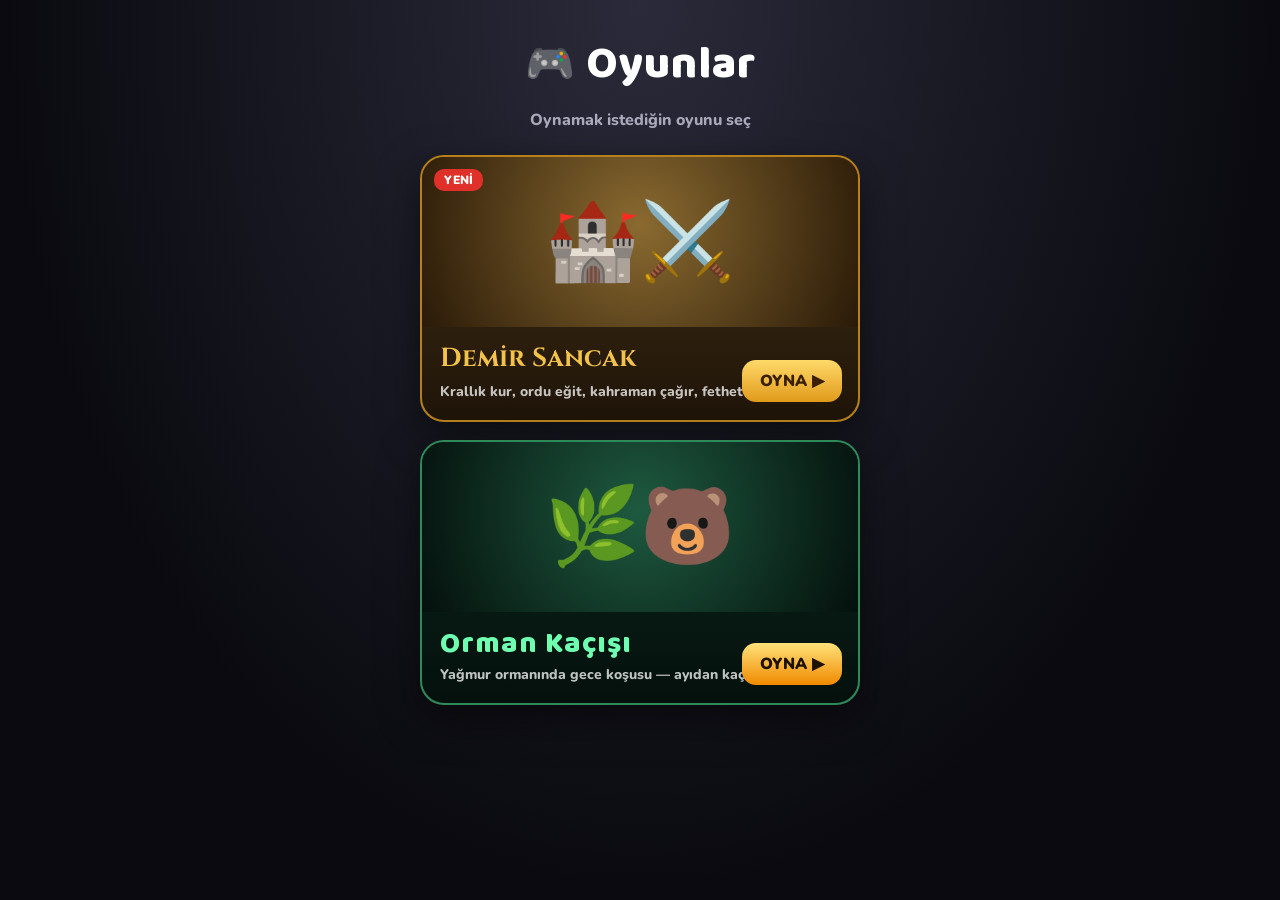
<file: index.html>
<!DOCTYPE html>
<html lang="tr">
<head>
<meta charset="utf-8">
<meta name="viewport" content="width=device-width, initial-scale=1, viewport-fit=cover">
<meta name="theme-color" content="#120c06">
<title>Oyunlar</title>
<link rel="preconnect" href="https://fonts.googleapis.com">
<link rel="preconnect" href="https://fonts.gstatic.com" crossorigin>
<link href="https://fonts.googleapis.com/css2?family=Cinzel:wght@900&family=Nunito:wght@800;900&display=swap" rel="stylesheet">
<style>
/* Lilita One'da İ ı Ğ ğ Ş ş yok (başka yazı tipine düşüp bozuk görünüyordu): aynı adla Baloo 2 ExtraBold, Lilita ölçülerine uyarlandı */
@font-face { font-family: 'Lilita One'; font-display: swap; src: url('krallik/assets/fonts/baloo2-800-latin-ext.woff2') format('woff2'); unicode-range: U+0100-02BA, U+02BD-02C5, U+02C7-02CC, U+02CE-02D7, U+02DD-02FF, U+0304, U+0308, U+0329, U+1E00-1E9F, U+20A0-20AB, U+20AD-20C4; size-adjust: 112%; ascent-override: 91%; descent-override: 23%; line-gap-override: 0%; }
@font-face { font-family: 'Lilita One'; font-display: swap; src: url('krallik/assets/fonts/baloo2-800-latin.woff2') format('woff2'); unicode-range: U+0000-00FF, U+0131, U+0152-0153, U+02BB-02BC, U+02C6, U+02DA, U+02DC, U+2000-206F, U+20AC, U+2122, U+2191, U+2193, U+2212, U+2215, U+FEFF, U+FFFD; size-adjust: 112%; ascent-override: 91%; descent-override: 23%; line-gap-override: 0%; }

  * { box-sizing: border-box; }
  body { margin: 0; min-height: 100vh; font-family: 'Nunito', sans-serif; color: #fff; background: radial-gradient(ellipse at 50% 0%, #2a2a3a, #0a0a10 70%);
    display: flex; flex-direction: column; align-items: center; padding: max(28px, env(safe-area-inset-top)) 16px 28px; gap: 18px; }
  h1 { margin: 8px 0 4px; font-family: 'Lilita One', sans-serif; font-weight: 400; font-size: 40px; letter-spacing: 1px; }
  p.sub { margin: 0 0 6px; color: #aab; font-weight: 800; }
  a.card { display: block; width: 100%; max-width: 440px; border-radius: 24px; overflow: hidden; text-decoration: none; color: #fff; position: relative;
    box-shadow: 0 14px 40px rgba(0,0,0,.5); transition: transform .12s; }
  a.card:active { transform: scale(.98); }
  .art { height: 170px; display: grid; place-items: center; font-size: 76px; }
  .info { padding: 14px 18px 18px; }
  .info h2 { margin: 0 0 4px; font-size: 26px; }
  .info span { color: rgba(255,255,255,.75); font-weight: 800; font-size: 14px; }
  .play { position: absolute; right: 16px; bottom: 18px; padding: 10px 18px; border-radius: 14px; font-weight: 900; }
  .ds { background: linear-gradient(180deg, #4a3418, #1e1408); border: 2px solid #b8801c; }
  .ds .art { background: radial-gradient(circle at 50% 40%, #8a6a30, #2a1a08); }
  .ds h2 { font-family: 'Cinzel', serif; color: #f3c24a; }
  .ds .play { background: linear-gradient(180deg, #ffd96a, #e09a1a); color: #3a2000; }
  .ok { background: linear-gradient(180deg, #0e2a22, #04100c); border: 2px solid #2f8a5a; }
  .ok .art { background: radial-gradient(circle at 50% 40%, #1e5a40, #04100c); }
  .ok h2 { font-family: 'Lilita One', sans-serif; font-weight: 400; color: #6fffb0; letter-spacing: 1px; }
  .ok .play { background: linear-gradient(180deg, #ffe27a, #f08a00); color: #1d1100; }
  .new { position: absolute; top: 12px; left: 12px; background: #e0302a; padding: 3px 10px; border-radius: 10px; font-weight: 900; font-size: 12px; }
</style>
</head>
<body>
  <h1>🎮 Oyunlar</h1>
  <p class="sub">Oynamak istediğin oyunu seç</p>
  <a class="card ds" href="krallik/">
    <span class="new">YENİ</span>
    <div class="art">🏰⚔️</div>
    <div class="info"><h2>Demir Sancak</h2><span>Krallık kur, ordu eğit, kahraman çağır, fethet</span></div>
    <span class="play">OYNA ▶</span>
  </a>
  <a class="card ok" href="orman-kacisi/">
    <div class="art">🌿🐻</div>
    <div class="info"><h2>Orman Kaçışı</h2><span>Yağmur ormanında gece koşusu — ayıdan kaç!</span></div>
    <span class="play">OYNA ▶</span>
  </a>
</body>
</html>
</file>
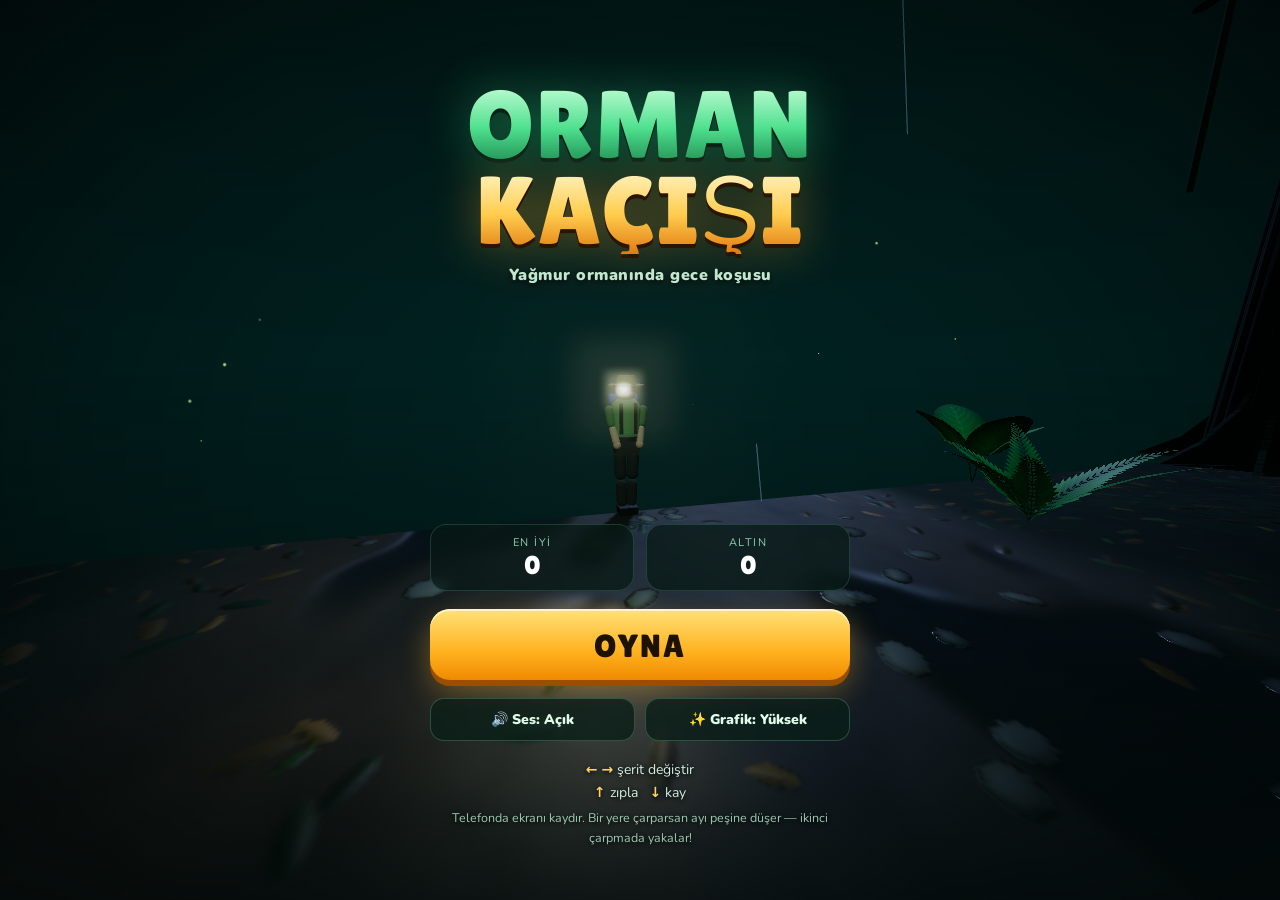
<file: orman-kacisi/index.html>
<!DOCTYPE html>
<html lang="tr">
<head>
<meta charset="utf-8">
<meta name="viewport" content="width=device-width, initial-scale=1, maximum-scale=1, user-scalable=no, viewport-fit=cover">
<meta name="theme-color" content="#050d0b">
<meta name="mobile-web-app-capable" content="yes">
<meta name="apple-mobile-web-app-capable" content="yes">
<meta name="apple-mobile-web-app-status-bar-style" content="black-translucent">
<meta name="apple-mobile-web-app-title" content="Orman Kaçışı">
<title>Orman Kaçışı</title>
<link rel="manifest" href="manifest.json">
<link rel="icon" href="icon.svg" type="image/svg+xml">
<link rel="apple-touch-icon" href="icon.svg">
<link rel="preconnect" href="https://fonts.googleapis.com">
<link rel="preconnect" href="https://fonts.gstatic.com" crossorigin>
<link href="https://fonts.googleapis.com/css2?family=Lilita+One&family=Nunito:wght@700;900&display=swap" rel="stylesheet">
<link rel="stylesheet" href="style.css">
<script type="importmap">
{ "imports": { "three": "../lib/three.module.min.js", "three/addons/": "../lib/jsm/" } }
</script>
</head>
<body>
<canvas id="game"></canvas>

<!-- Yükleniyor -->
<div id="loading" class="screen show">
  <div class="loader-leaf"></div>
  <p>Orman hazırlanıyor…</p>
</div>

<!-- Oyun içi HUD -->
<div id="hud" class="hidden">
  <div class="hud-top">
    <div class="hud-left">
      <div class="pill score"><span id="score">0</span></div>
      <div class="pill mult" id="multPill">x<span id="mult">1</span></div>
    </div>
    <div class="hud-right">
      <div class="pill coins"><i class="coin-ico"></i><span id="coins">0</span></div>
      <button id="pauseBtn" class="icon-btn" aria-label="Duraklat">❚❚</button>
    </div>
  </div>
  <div id="powerups"></div>
  <div id="bearWarn" class="bear-warn">🐻 AYI PEŞİNDE!</div>
  <div id="toast" class="toast"></div>
  <div id="tutorial" class="tutorial"></div>
</div>

<!-- Ana menü -->
<div id="menu" class="screen">
  <div class="menu-inner">
    <div class="title-wrap">
      <h1 class="title"><span>ORMAN</span><span>KAÇIŞI</span></h1>
      <p class="subtitle">Yağmur ormanında gece koşusu</p>
    </div>
    <div class="stats">
      <div><small>EN İYİ</small><b id="bestMenu">0</b></div>
      <div><small>ALTIN</small><b id="bankMenu">0</b></div>
    </div>
    <button id="playBtn" class="big-btn">OYNA</button>
    <div class="row-btns">
      <button id="soundBtn" class="small-btn">🔊 Ses: Açık</button>
      <button id="qualityBtn" class="small-btn">✨ Grafik: Yüksek</button>
    </div>
    <div class="howto">
      <div><b>←  →</b> şerit değiştir</div>
      <div><b>↑</b> zıpla &nbsp; <b>↓</b> kay</div>
      <div class="dim">Telefonda ekranı kaydır. Bir yere çarparsan ayı peşine düşer — ikinci çarpmada yakalar!</div>
    </div>
  </div>
</div>

<!-- Duraklatıldı -->
<div id="pause" class="screen">
  <div class="panel">
    <h2>DURAKLATILDI</h2>
    <button id="resumeBtn" class="big-btn">DEVAM</button>
    <button id="quitBtn" class="small-btn wide">Ana Menü</button>
  </div>
</div>

<!-- Oyun bitti -->
<div id="over" class="screen">
  <div class="panel">
    <h2 id="overTitle">AYI SENİ YAKALADI!</h2>
    <div class="result">
      <div><small>SKOR</small><b id="finalScore">0</b></div>
      <div><small>ALTIN</small><b id="finalCoins">0</b></div>
      <div><small>MESAFE</small><b id="finalDist">0 m</b></div>
    </div>
    <div id="newBest" class="new-best">YENİ REKOR!</div>
    <div class="best-line">En iyi: <b id="bestOver">0</b></div>
    <button id="retryBtn" class="big-btn">TEKRAR OYNA</button>
    <button id="menuBtn" class="small-btn wide">Ana Menü</button>
  </div>
</div>

<div id="rotate" class="rotate-hint">Daha iyi deneyim için telefonu dik tut 📱</div>

<script type="module" src="game.js"></script>
</body>
</html>
</file>
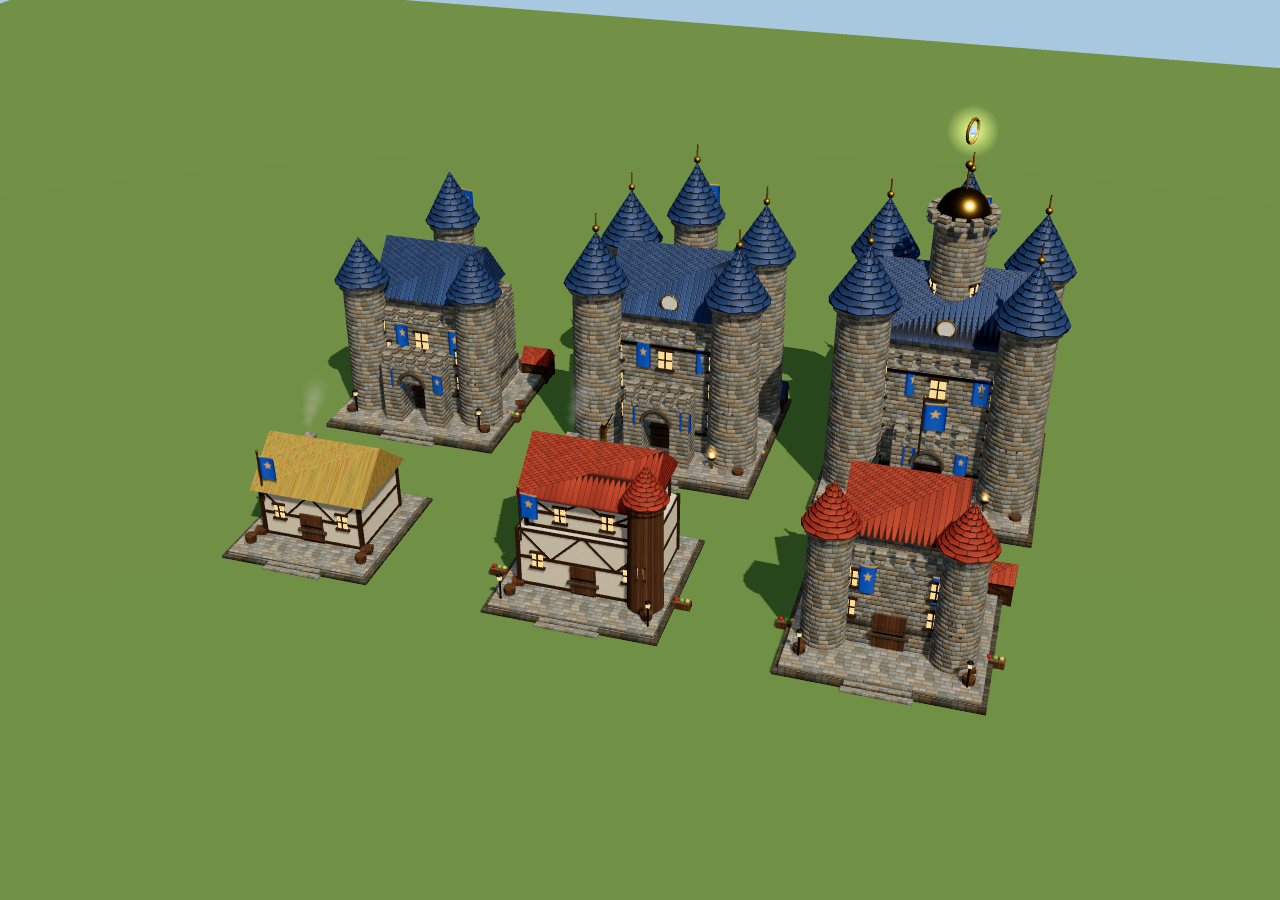
<file: krallik/bprev.html>
<!DOCTYPE html><html><head><meta charset="utf-8"><style>body{margin:0}</style>
<script type="importmap">{ "imports": { "three": "../lib/three.module.min.js", "three/addons/": "../lib/jsm/" } }</script></head><body><script type="module">
import * as THREE from 'three'; import { createBuilding } from './js/buildings.js';
const q = new URLSearchParams(location.search), key = q.get('k') || 'townhall', lv = (q.get('l') || '1,3,5,7,9,10').split(',').map(Number);
const r = new THREE.WebGLRenderer({ antialias: true }); r.setSize(innerWidth, innerHeight); r.shadowMap.enabled = true; r.toneMapping = THREE.ACESFilmicToneMapping; r.outputColorSpace = THREE.SRGBColorSpace; document.body.appendChild(r.domElement);
const s = new THREE.Scene(); s.background = new THREE.Color(0xa8c8e0); s.add(new THREE.HemisphereLight(0xdfefff, 0x6a5a3a, 1.1));
const sun = new THREE.DirectionalLight(0xfff0d8, 2.6); sun.position.set(20, 40, 25); sun.castShadow = true; sun.shadow.mapSize.set(2048, 2048); Object.assign(sun.shadow.camera, { left: -40, right: 40, top: 40, bottom: -40 }); s.add(sun);
const g = new THREE.Mesh(new THREE.PlaneGeometry(200, 200).rotateX(-Math.PI / 2), new THREE.MeshStandardMaterial({ color: 0x6a8a4a })); g.receiveShadow = true; s.add(g);
const sp = +(q.get('sp') || 14);
lv.forEach((L, i) => { const b = createBuilding(key, L); b.position.set((i % 3 - 1) * sp, 0, Math.floor(i / 3) * -sp); s.add(b); b.userData.update?.(1, 0.016); });
const cam = new THREE.PerspectiveCamera(35, innerWidth / innerHeight, 0.5, 300); cam.position.set(18, 40, 52); cam.lookAt(0, 3, -7);
r.render(s, cam); window.ready = true;
</script></body></html>
</file>
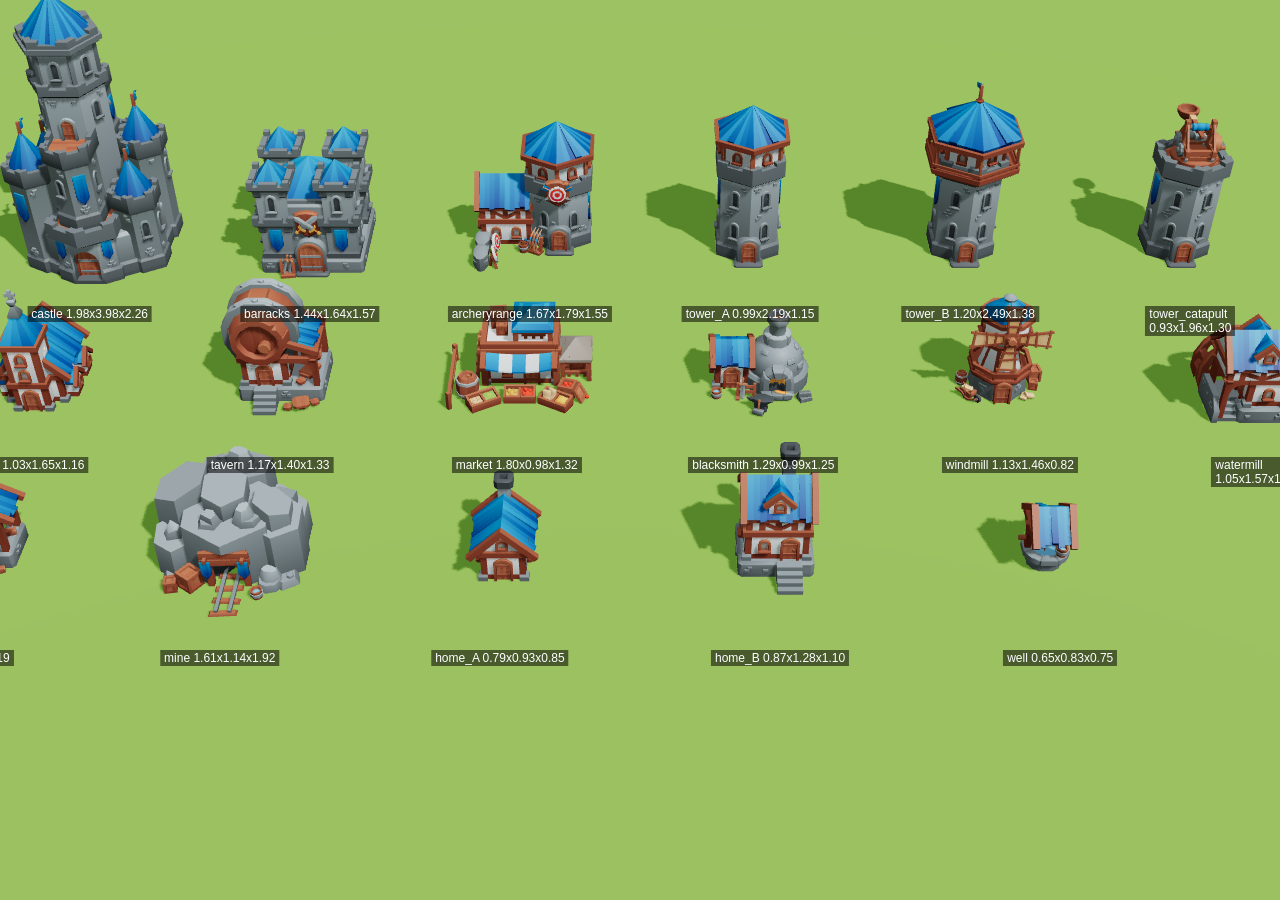
<file: krallik/kkprev.html>
<!DOCTYPE html><html><head><meta charset="utf-8"><style>body{margin:0;font:12px sans-serif}#l{position:fixed;inset:0;pointer-events:none}#l div{position:absolute;color:#fff;background:#0008;padding:1px 4px;transform:translate(-50%,0)}</style>
<script type="importmap">{ "imports": { "three": "../lib/three.module.min.js", "three/addons/": "../lib/jsm/" } }</script></head><body><div id="l"></div><script type="module">
import * as THREE from 'three'; import { GLTFLoader } from 'three/addons/loaders/GLTFLoader.js';
const names = (new URLSearchParams(location.search).get('n') || 'castle,barracks,archeryrange,tower_A,tower_B,tower_catapult,church,tavern,market,blacksmith,windmill,watermill,lumbermill,mine,home_A,home_B,well').split(',');
const r = new THREE.WebGLRenderer({ antialias: true }); r.setSize(innerWidth, innerHeight); r.shadowMap.enabled = true; r.toneMapping = THREE.ACESFilmicToneMapping; r.outputColorSpace = THREE.SRGBColorSpace; document.body.appendChild(r.domElement);
const s = new THREE.Scene(); s.background = new THREE.Color(0x9cc8e8); s.add(new THREE.HemisphereLight(0xffffff, 0x6a7a5a, 1.4));
const sun = new THREE.DirectionalLight(0xffffff, 2.4); sun.position.set(5, 10, 6); sun.castShadow = true; sun.shadow.mapSize.set(2048, 2048); Object.assign(sun.shadow.camera, { left: -15, right: 15, top: 15, bottom: -15 }); s.add(sun);
const g = new THREE.Mesh(new THREE.PlaneGeometry(80, 80).rotateX(-Math.PI / 2), new THREE.MeshStandardMaterial({ color: 0x7fb24a })); g.receiveShadow = true; s.add(g);
const cam = new THREE.PerspectiveCamera(30, innerWidth / innerHeight, 0.1, 200); const cols = 6;
const L = new GLTFLoader(); let n = 0; const items = [];
for (const [i, nm] of names.entries()) {
  const file = nm.includes('/') ? nm : (nm.startsWith('building_') || nm.includes('_') && !['tower_A','tower_B','tower_catapult','home_A','home_B'].includes(nm) ? nm : 'building_' + nm + '_blue');
  L.load('assets/kk/' + (nm.includes('.') ? nm : (['castle','barracks','archeryrange','tower_A','tower_B','tower_catapult','church','tavern','market','blacksmith','windmill','watermill','lumbermill','mine','home_A','home_B','well'].includes(nm) ? 'building_' + nm + '_blue' : nm)) + '.gltf', (gl) => {
    const o = gl.scene; o.traverse((m) => { if (m.isMesh) { m.castShadow = m.receiveShadow = true; } });
    const box = new THREE.Box3().setFromObject(o), sz = box.getSize(new THREE.Vector3());
    o.position.set((i % cols - cols / 2 + 0.5) * 3, 0, Math.floor(i / cols) * 3.2 - 3); s.add(o);
    items.push({ nm: nm + ' ' + sz.x.toFixed(2) + 'x' + sz.y.toFixed(2) + 'x' + sz.z.toFixed(2), p: o.position.clone() });
    if (++n === names.length) done();
  }, undefined, (e) => { console.error(nm, e); if (++n === names.length) done(); });
}
function done() { cam.position.set(0, 13, 17); cam.lookAt(0, 0, 1.5); r.render(s, cam);
  for (const it of items) { const v = it.p.clone().add(new THREE.Vector3(0, -0.2, 1.2)).project(cam); const d = document.createElement('div'); d.textContent = it.nm; d.style.left = ((v.x + 1) / 2 * innerWidth) + 'px'; d.style.top = ((1 - v.y) / 2 * innerHeight) + 'px'; document.getElementById('l').appendChild(d); }
  window.ready = true; }
</script></body></html>
</file>
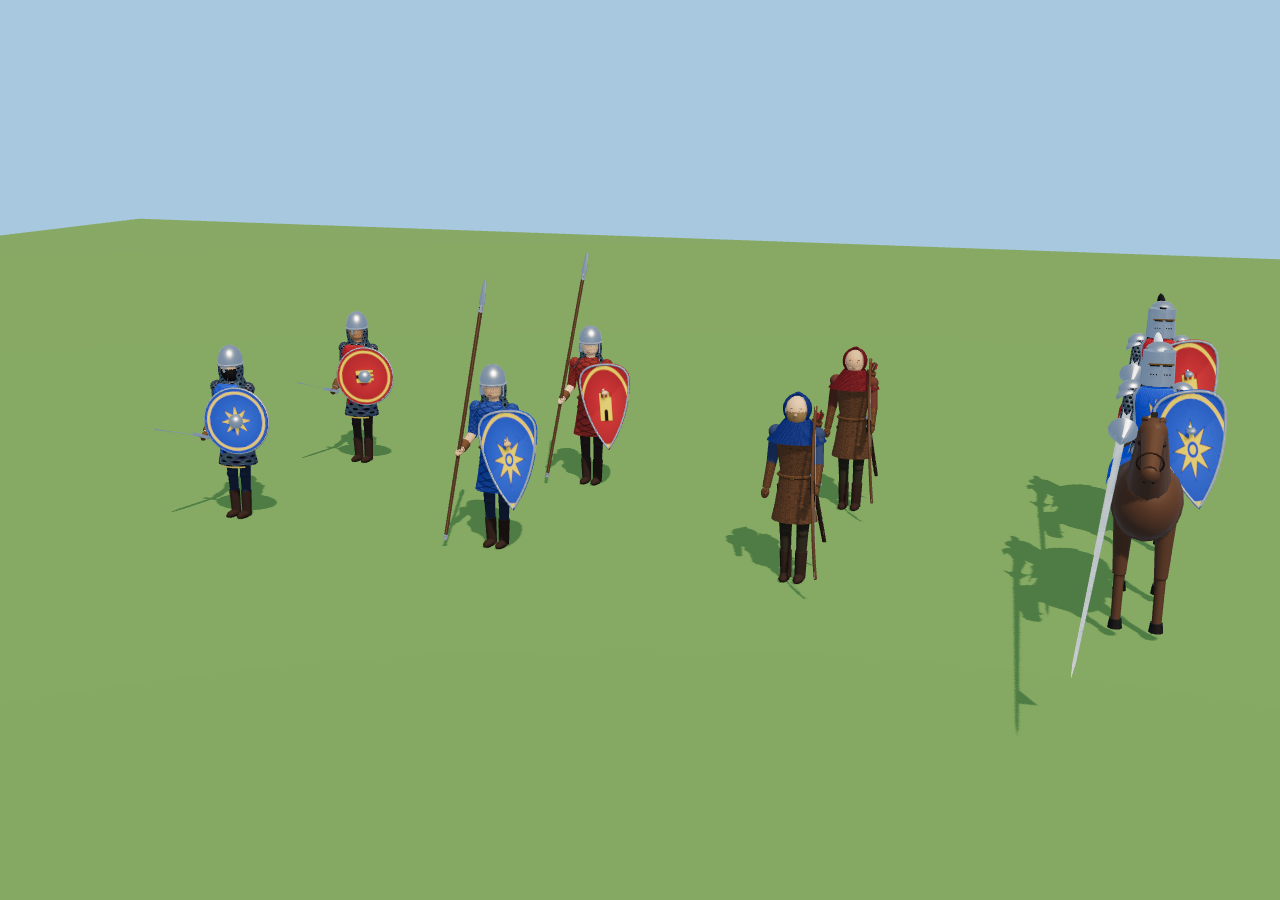
<file: krallik/units-preview.html>
<!DOCTYPE html><html><head><meta charset="utf-8"><title>units preview</title>
<style>body{margin:0;background:#888}canvas{display:block}</style>
<script type="importmap">{ "imports": { "three": "../lib/three.module.min.js", "three/addons/": "../lib/jsm/" } }</script></head>
<body><script type="module">
import * as THREE from 'three';
import { createSoldier, createHero, animateUnit } from './js/units.js';
import { HEROES } from './js/data.js';
const q = new URLSearchParams(location.search);
const r = new THREE.WebGLRenderer({ antialias: true }); r.setSize(innerWidth, innerHeight); r.shadowMap.enabled = true; r.toneMapping = THREE.ACESFilmicToneMapping; r.outputColorSpace = THREE.SRGBColorSpace;
document.body.appendChild(r.domElement);
const s = new THREE.Scene(); s.background = new THREE.Color(0xa8c8e0);
const pm = new THREE.PMREMGenerator(r); const es = new THREE.Scene(); es.add(new THREE.Mesh(new THREE.SphereGeometry(10), new THREE.MeshBasicMaterial({ color: 0x8aa0b8, side: THREE.BackSide }))); const sunm = new THREE.Mesh(new THREE.SphereGeometry(1), new THREE.MeshBasicMaterial({ color: new THREE.Color(6, 6, 5) })); sunm.position.set(4, 6, 5); es.add(sunm); s.environment = pm.fromScene(es, 0.03).texture;
s.add(new THREE.HemisphereLight(0xdfefff, 0x6a5a3a, 1.0));
const sun = new THREE.DirectionalLight(0xfff0d8, 2.6); sun.position.set(4, 8, 6); sun.castShadow = true; sun.shadow.mapSize.set(2048, 2048); Object.assign(sun.shadow.camera, { left: -10, right: 10, top: 10, bottom: -10 }); s.add(sun);
const g = new THREE.Mesh(new THREE.PlaneGeometry(60, 60).rotateX(-Math.PI / 2), new THREE.MeshStandardMaterial({ color: 0x6a8a4a })); g.receiveShadow = true; s.add(g);
const mode = q.get('m') || 'soldiers', state = q.get('s') || 'idle';
const units = [];
if (mode === 'soldiers') {
  ['infantry', 'spearman', 'archer', 'cavalry'].forEach((t, i) => { for (const [k, team] of [[0, 'blue'], [1, 'red']]) { const u = createSoldier(t, team); u.position.set(-4.5 + i * 3, 0, k * -2.5); s.add(u); units.push(u); } });
} else {
  const list = mode === 'heroes5' ? HEROES.slice(0, 7) : HEROES.slice(7);
  list.forEach((h, i) => { const u = createHero(h); u.position.set(-((list.length - 1) * 1.6) / 2 + i * 1.6, 0, h.role === 'cavalry' ? -1.5 : 0); s.add(u); units.push(u); });
}
const cam = new THREE.PerspectiveCamera(35, innerWidth / innerHeight, 0.1, 100);
const yaw = +(q.get('yaw') || 0.35), dist = +(q.get('d') || 13), ty = +(q.get('y') || 1.1), tx = +(q.get('x') || 0);
cam.position.set(tx + Math.sin(yaw) * dist, ty + dist * 0.25, Math.cos(yaw) * dist); cam.lookAt(tx, ty, 0);
let t = 0;
window.step = (n) => { for (let i = 0; i < n; i++) { t += 1 / 30; units.forEach((u, k) => animateUnit(u, state, t + k * 0.3, 1 / 30)); } r.render(s, cam); };
window.step(+(q.get('f') || 20)); window.ready = true;
</script></body></html>
</file>
<file: orman-kacisi/style.css>
* { box-sizing: border-box; -webkit-tap-highlight-color: transparent; }
html, body {
  margin: 0; padding: 0; width: 100%; height: 100%;
  overflow: hidden; background: #040a09; color: #fff;
  font-family: 'Nunito', system-ui, sans-serif;
  touch-action: none; user-select: none; -webkit-user-select: none;
  overscroll-behavior: none;
}
#game { position: fixed; inset: 0; width: 100%; height: 100%; display: block; }
.hidden { display: none !important; }

/* ---------- Ekranlar ---------- */
.screen {
  position: fixed; inset: 0; display: none;
  align-items: center; justify-content: center;
  padding: max(16px, env(safe-area-inset-top)) 16px max(16px, env(safe-area-inset-bottom));
  z-index: 10;
}
.screen.show { display: flex; animation: fadeIn .35s ease; }
@keyframes fadeIn { from { opacity: 0 } to { opacity: 1 } }

#loading { background: radial-gradient(ellipse at 50% 40%, #0f2a22 0%, #040a09 70%); flex-direction: column; gap: 18px; }
#loading p { font-weight: 900; letter-spacing: 1px; color: #9fe8c4; }
.loader-leaf {
  width: 54px; height: 54px; border-radius: 0 50% 0 50%;
  background: linear-gradient(135deg, #5fe39a, #1d7a4c);
  animation: spin 1.1s ease-in-out infinite; box-shadow: 0 0 30px #3fd68a77;
}
@keyframes spin { 50% { transform: rotate(180deg) scale(.8) } 100% { transform: rotate(360deg) } }

#menu { background: linear-gradient(180deg, rgba(3,10,9,.25) 0%, rgba(3,10,9,.05) 40%, rgba(3,10,9,.85) 100%); }
.menu-inner { width: 100%; max-width: 420px; display: flex; flex-direction: column; align-items: center; gap: 18px; margin-top: auto; margin-bottom: 4vh; }
.title-wrap { position: fixed; top: max(9vh, env(safe-area-inset-top)); left: 0; right: 0; text-align: center; pointer-events: none; }
.title {
  font-family: 'Lilita One', 'Nunito', sans-serif; font-weight: 400; margin: 0; line-height: .9;
  display: flex; flex-direction: column; font-size: clamp(54px, 17vw, 96px); letter-spacing: 2px;
}
.title span:first-child {
  background: linear-gradient(180deg, #c9ffd9 0%, #4fe08f 55%, #138a52 100%);
  -webkit-background-clip: text; background-clip: text; color: transparent;
  filter: drop-shadow(0 4px 0 #062016) drop-shadow(0 0 24px #34d17d66);
}
.title span:last-child {
  background: linear-gradient(180deg, #fff6c9 0%, #ffcc4d 55%, #e07b12 100%);
  -webkit-background-clip: text; background-clip: text; color: transparent;
  filter: drop-shadow(0 4px 0 #2a1402) drop-shadow(0 0 24px #ffb23366);
}
.subtitle { margin: 10px 0 0; font-weight: 900; color: #bfe9d4; text-shadow: 0 2px 6px #000; letter-spacing: .5px; }

.stats, .result { display: flex; gap: 12px; width: 100%; }
.stats > div, .result > div {
  flex: 1; text-align: center; padding: 10px 6px; border-radius: 16px;
  background: rgba(8, 26, 21, .72); border: 1px solid rgba(120, 255, 190, .16);
  backdrop-filter: blur(6px); -webkit-backdrop-filter: blur(6px);
}
.stats small, .result small { display: block; font-size: 11px; letter-spacing: 1.5px; color: #8fcfb0; }
.stats b, .result b { font-family: 'Lilita One', sans-serif; font-weight: 400; font-size: 26px; }

.big-btn {
  width: 100%; border: 0; border-radius: 20px; padding: 18px 10px 16px;
  font-family: 'Lilita One', sans-serif; font-size: 32px; letter-spacing: 2px; color: #1d1100;
  background: linear-gradient(180deg, #ffe27a 0%, #ffb21f 60%, #f08a00 100%);
  box-shadow: 0 6px 0 #9a4f00, 0 10px 30px rgba(255, 170, 30, .35), inset 0 2px 0 #fff4c2;
  cursor: pointer; transition: transform .08s;
  animation: pulse 2.2s ease-in-out infinite;
}
.big-btn:active { transform: translateY(4px); box-shadow: 0 2px 0 #9a4f00, inset 0 2px 0 #fff4c2; }
@keyframes pulse { 50% { filter: brightness(1.08); } }
.row-btns { display: flex; gap: 10px; width: 100%; }
.small-btn {
  flex: 1; border: 1px solid rgba(140, 255, 200, .22); border-radius: 14px; padding: 11px 8px;
  background: rgba(10, 30, 24, .8); color: #dffbea; font: 900 14px 'Nunito', sans-serif; cursor: pointer;
}
.small-btn.wide { width: 100%; flex: none; }
.small-btn:active { transform: scale(.97); }
.howto { text-align: center; font-size: 14px; color: #cfeee0; line-height: 1.6; text-shadow: 0 1px 4px #000; }
.howto b { color: #ffd166; }
.howto .dim { color: #9cc9b4; font-size: 12.5px; margin-top: 4px; }

.panel {
  width: 100%; max-width: 380px; padding: 26px 20px 20px; border-radius: 26px; text-align: center;
  background: linear-gradient(180deg, rgba(14, 40, 32, .92), rgba(5, 16, 13, .95));
  border: 1px solid rgba(120, 255, 190, .2); box-shadow: 0 20px 60px rgba(0,0,0,.6);
  display: flex; flex-direction: column; gap: 14px; animation: pop .35s cubic-bezier(.2,1.4,.4,1);
}
@keyframes pop { from { transform: scale(.85); opacity: 0 } }
.panel h2 { margin: 0 0 4px; font-family: 'Lilita One', sans-serif; font-weight: 400; font-size: 30px; letter-spacing: 1px; color: #ffcf5a; text-shadow: 0 3px 0 #3a1d00; }
#pause, #over { background: rgba(2, 8, 6, .55); }
.new-best { display: none; font-family: 'Lilita One', sans-serif; font-size: 24px; color: #6fffb0; animation: pulse 1s infinite; text-shadow: 0 0 18px #3cff95; }
.new-best.show { display: block; }
.best-line { color: #a8d8c0; font-weight: 700; }

/* ---------- HUD ---------- */
#hud { position: fixed; inset: 0; pointer-events: none; z-index: 5; }
.hud-top {
  position: absolute; left: 0; right: 0; top: 0; display: flex; justify-content: space-between; align-items: flex-start;
  padding: max(12px, env(safe-area-inset-top)) 12px 0;
}
.hud-left, .hud-right { display: flex; gap: 8px; align-items: center; }
.pill {
  background: rgba(4, 14, 11, .62); border: 1px solid rgba(140, 255, 200, .18); border-radius: 999px;
  padding: 6px 14px; font-family: 'Lilita One', sans-serif; font-size: 24px; display: flex; align-items: center; gap: 7px;
  backdrop-filter: blur(4px); -webkit-backdrop-filter: blur(4px); text-shadow: 0 2px 0 rgba(0,0,0,.5);
}
.pill.mult { font-size: 18px; color: #7dffb8; padding: 6px 11px; }
.pill.mult.boost { color: #ff7de1; border-color: #ff7de188; animation: pulse .6s infinite; }
.coin-ico {
  width: 20px; height: 20px; border-radius: 50%; display: inline-block;
  background: radial-gradient(circle at 35% 30%, #fff7c4 0 15%, #ffd23f 40%, #e08a00 100%);
  box-shadow: 0 0 10px #ffc23d;
}
.icon-btn {
  pointer-events: auto; width: 44px; height: 44px; border-radius: 50%; border: 1px solid rgba(140,255,200,.25);
  background: rgba(4, 14, 11, .62); color: #fff; font-size: 14px; font-weight: 900; cursor: pointer; letter-spacing: -2px;
}
#powerups { position: absolute; left: 12px; top: calc(max(12px, env(safe-area-inset-top)) + 54px); display: flex; flex-direction: column; gap: 6px; }
.pu {
  display: flex; align-items: center; gap: 8px; background: rgba(4,14,11,.62); border-radius: 999px; padding: 4px 10px 4px 5px;
  border: 1px solid rgba(255,255,255,.12); font-weight: 900; font-size: 13px;
}
.pu i { width: 26px; height: 26px; border-radius: 50%; display: grid; place-items: center; font-style: normal; font-size: 15px; }
.pu .bar { width: 70px; height: 6px; border-radius: 6px; background: rgba(255,255,255,.15); overflow: hidden; }
.pu .bar span { display: block; height: 100%; border-radius: 6px; }

.bear-warn {
  position: absolute; left: 50%; bottom: max(26px, env(safe-area-inset-bottom)); transform: translateX(-50%) scale(.8);
  font-family: 'Lilita One', sans-serif; font-size: 22px; color: #ffdfcf; padding: 8px 18px; border-radius: 999px;
  background: rgba(120, 20, 10, .72); border: 1px solid #ff6a4a88; opacity: 0; transition: opacity .25s, transform .25s;
  box-shadow: 0 0 30px rgba(255, 60, 30, .4); white-space: nowrap;
}
.bear-warn.show { opacity: 1; transform: translateX(-50%) scale(1); animation: shake .5s infinite; }
@keyframes shake { 25% { margin-left: -2px } 75% { margin-left: 2px } }

.toast {
  position: absolute; left: 50%; top: 22%; transform: translate(-50%, 10px); opacity: 0;
  font-family: 'Lilita One', sans-serif; font-size: 30px; text-align: center; white-space: nowrap;
  text-shadow: 0 3px 0 rgba(0,0,0,.6), 0 0 22px currentColor; transition: opacity .25s, transform .25s;
}
.toast.show { opacity: 1; transform: translate(-50%, 0); }
.tutorial {
  position: absolute; left: 50%; top: 40%; transform: translateX(-50%); opacity: 0; transition: opacity .3s;
  font-family: 'Lilita One', sans-serif; font-size: 26px; text-align: center; color: #fff; text-shadow: 0 3px 8px #000;
  background: rgba(0,0,0,.35); padding: 10px 20px; border-radius: 18px; white-space: nowrap;
}
.tutorial.show { opacity: 1; }

/* Hasar flaşı */
body.hit::after { content: ''; position: fixed; inset: 0; pointer-events: none; z-index: 4; box-shadow: inset 0 0 120px 30px rgba(255, 40, 20, .55); animation: hitfade .5s forwards; }
@keyframes hitfade { to { opacity: 0 } }

.rotate-hint { display: none; position: fixed; bottom: 10px; left: 50%; transform: translateX(-50%); z-index: 20; background: rgba(0,0,0,.6); padding: 6px 14px; border-radius: 12px; font-size: 13px; pointer-events: none; }
@media (orientation: landscape) and (max-height: 500px) {
  .rotate-hint.on { display: block; }
  .title { font-size: 48px; }
  .title-wrap { top: 12px; }
  .menu-inner { gap: 10px; margin-bottom: 8px; }
  .howto { display: none; }
}
</file>
